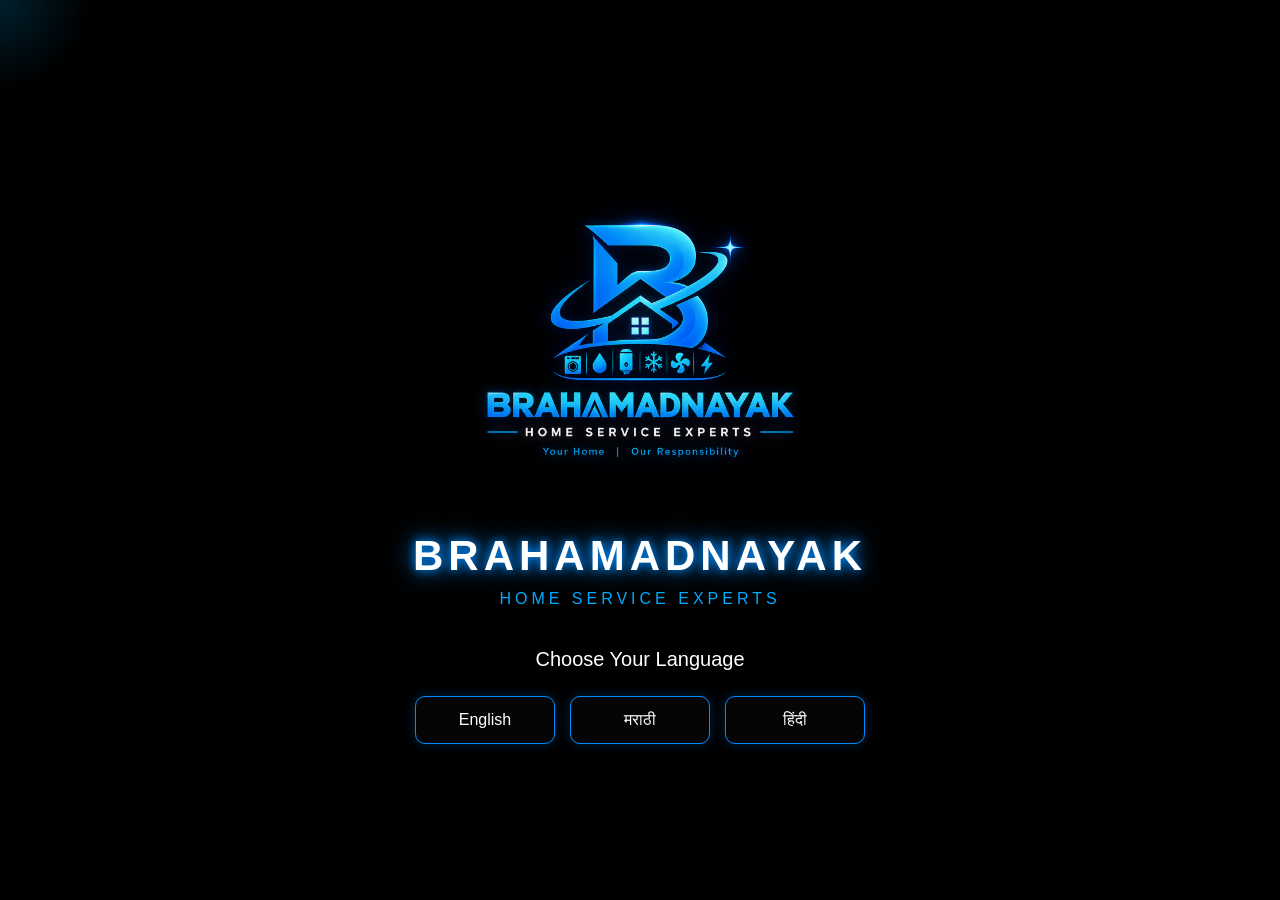
<file: index.html>
<!DOCTYPE html>
<html lang="en">
<head>
    <meta charset="UTF-8">
    <meta name="viewport" content="width=device-width, initial-scale=1.0">

    <title>Brahamadnayak Home Services</title>

    <link rel="stylesheet" href="style.css">
</head>

<body class="language-page">

    <div class="cursor-glow"></div>

    <main class="language-container">

        <div class="language-logo">
            <img src="assest/brahamadnayak_logo.png" alt="Brahamadnayak Logo">
        </div>

        <div class="language-content">

            <h1>BRAHAMADNAYAK</h1>

            <p class="tagline">
                HOME SERVICE EXPERTS
            </p>

            <p class="language-title">
                Choose Your Language
            </p>

            <div class="language-buttons">

                <a href="website.html?lang=en" class="language-btn">
                    English
                </a>

                <a href="website.html?lang=mr" class="language-btn">
                    मराठी
                </a>

                <a href="website.html?lang=hi" class="language-btn">
                    हिंदी
                </a>

            </div>

        </div>

    </main>

    <script src="app.js"></script>

</body>
</html>
</file>
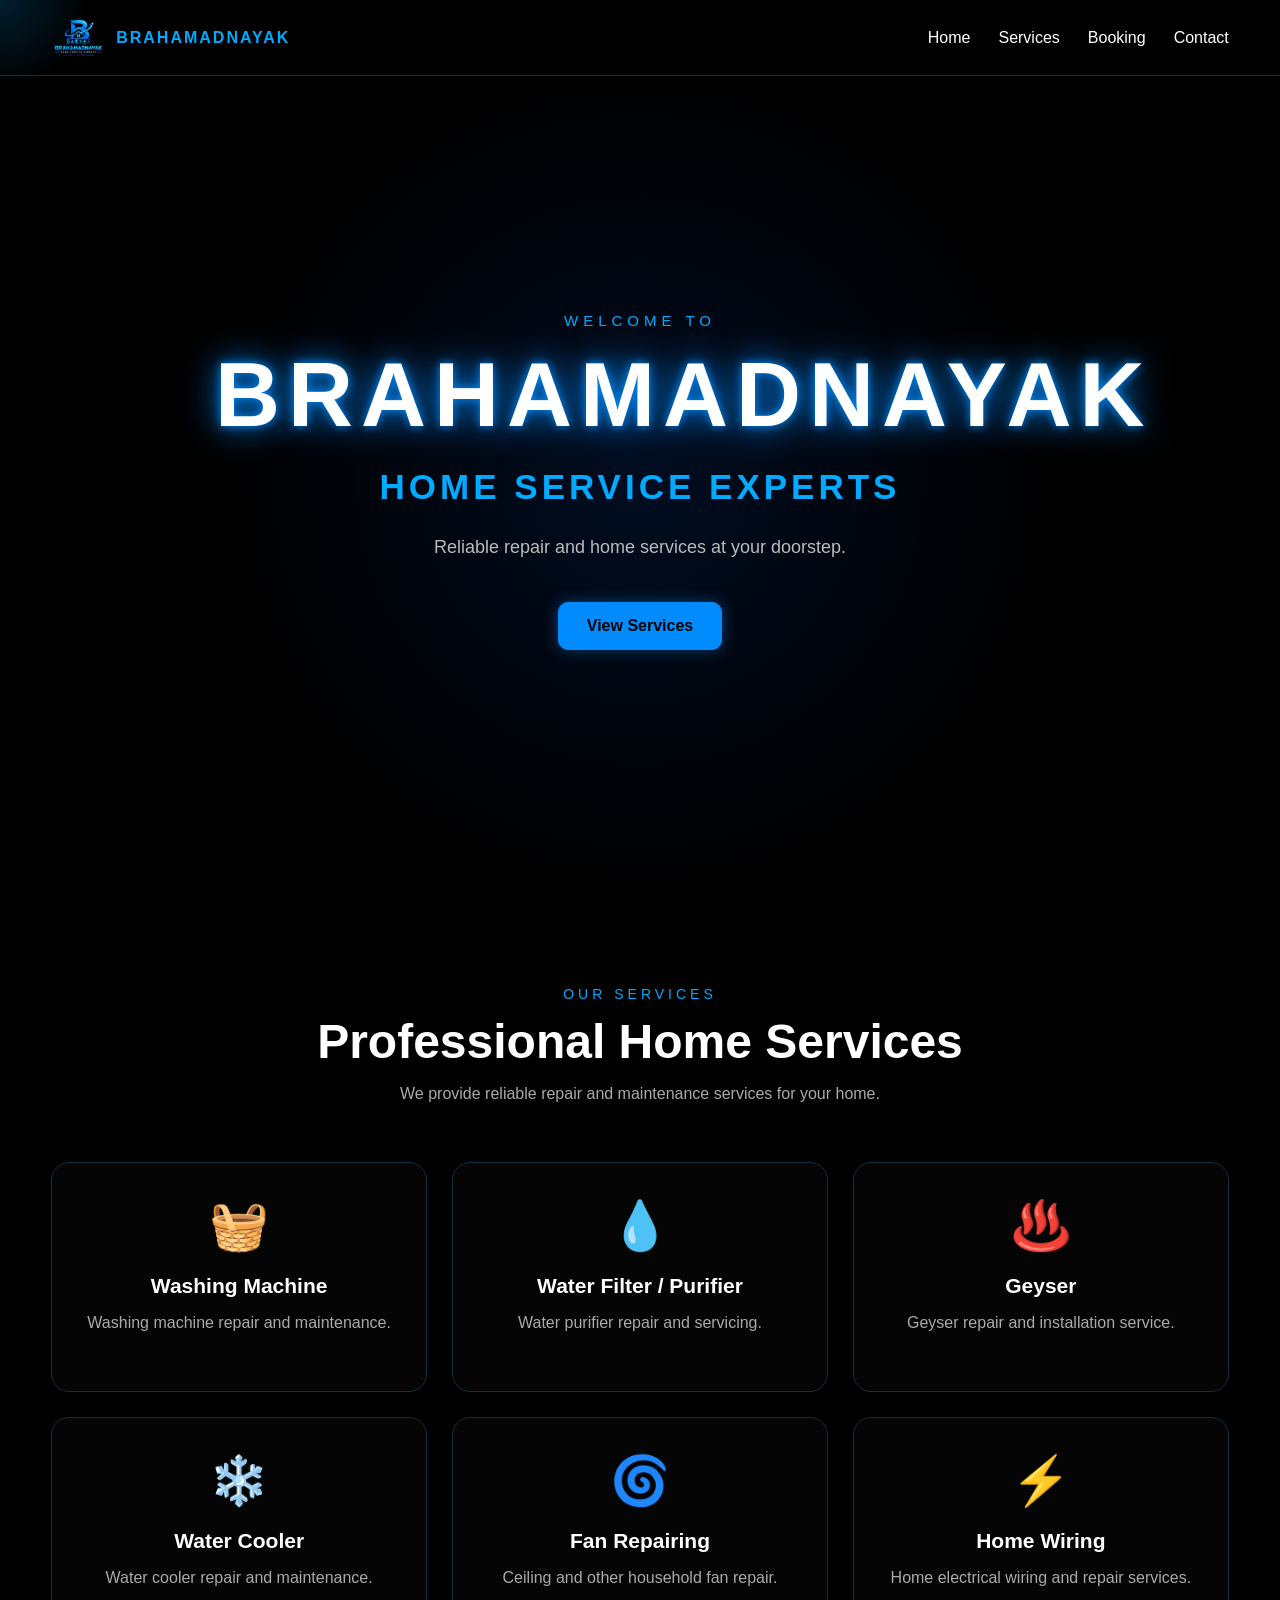
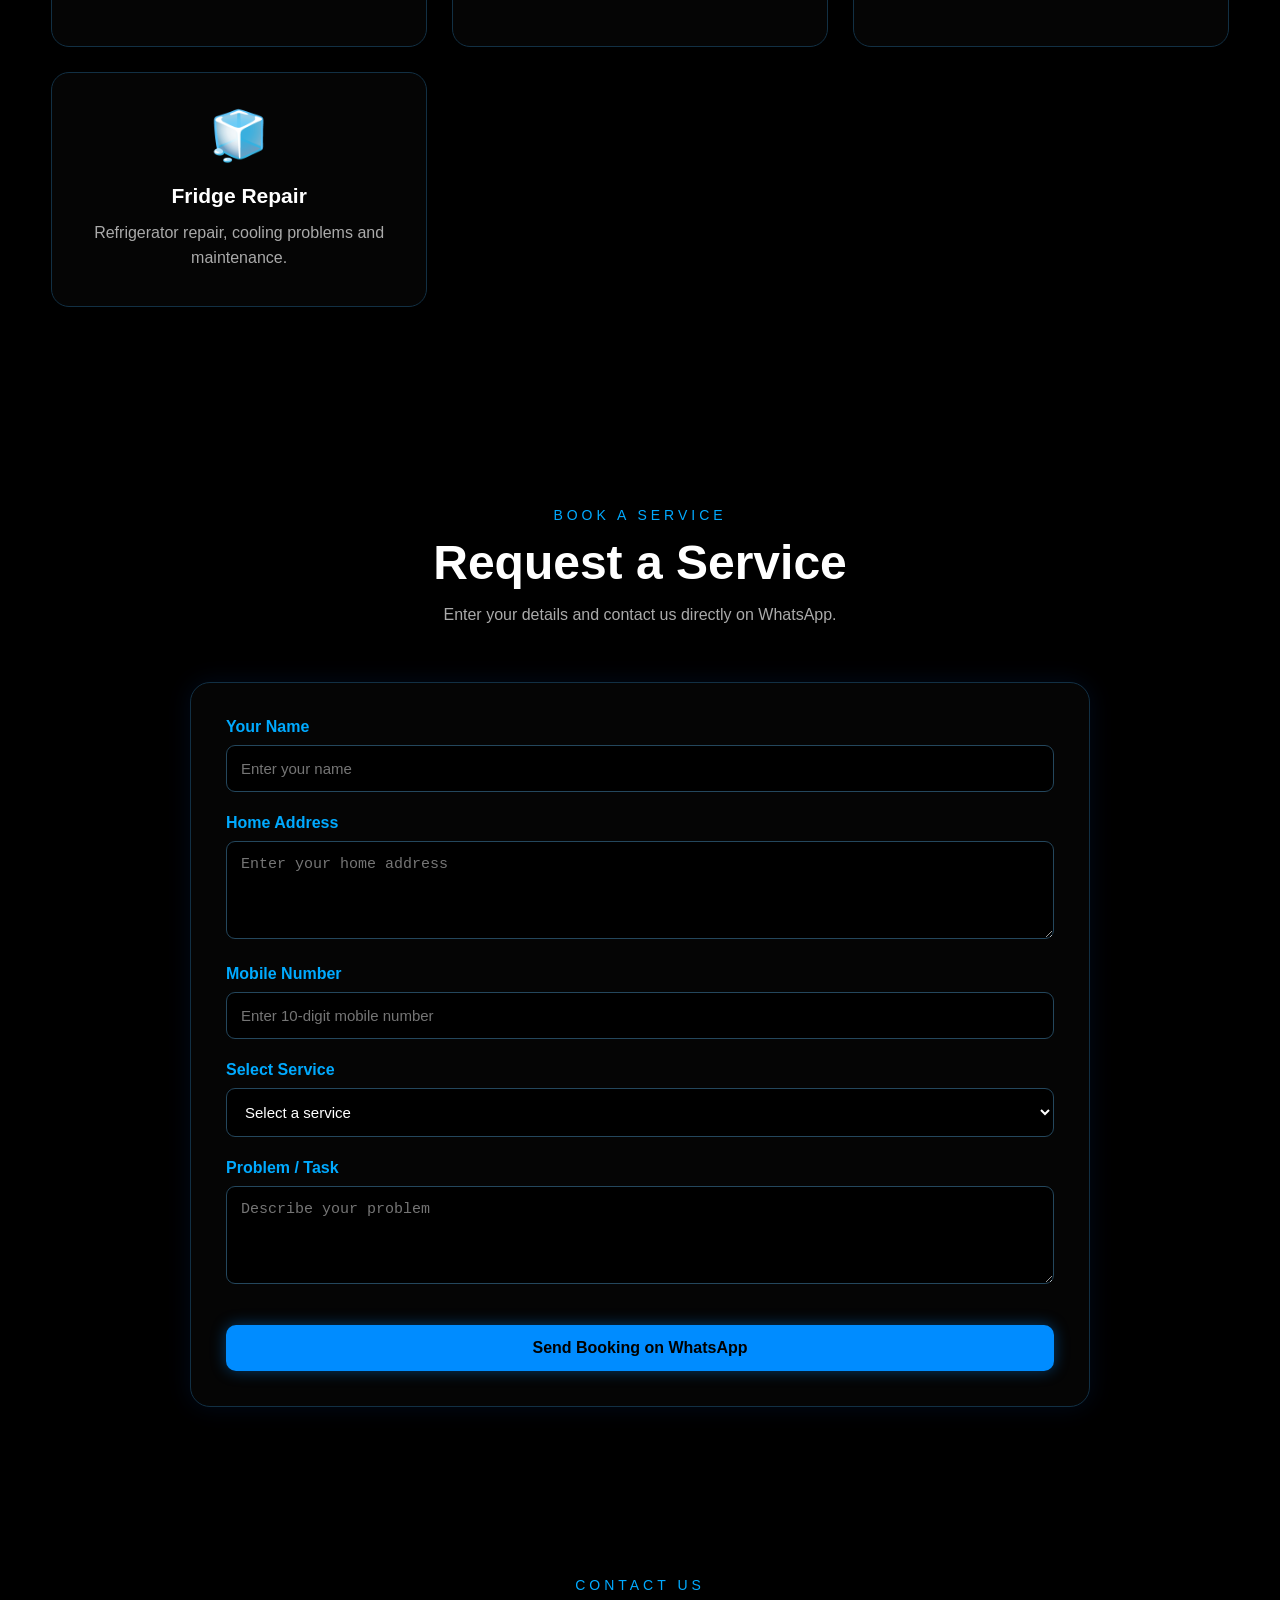
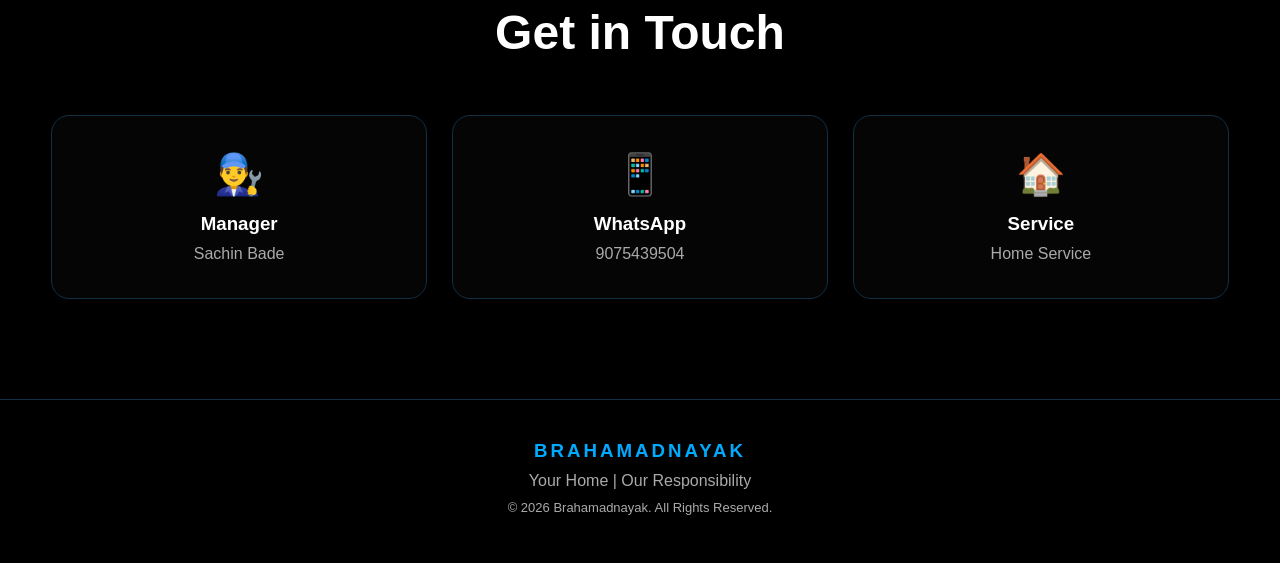
<file: website.html>
<!DOCTYPE html>
<html lang="en">

<head>

    <meta charset="UTF-8">

    <meta name="viewport"
          content="width=device-width, initial-scale=1.0">

    <title>Brahamadnayak Home Services</title>

    <link rel="stylesheet" href="style.css">

</head>

<body>

    <div class="cursor-glow"></div>

    <!-- NAVIGATION -->

    <header class="navbar">

        <div class="nav-container">

            <a href="#home" class="brand">

         <img src="assest/brahamadnayak_logo.png" alt="Brahamadnayak Logo">

                <span>BRAHAMADNAYAK</span>

            </a>

            <nav>

                <a href="#home" data-nav="home">
                    Home
                </a>

                <a href="#services" data-nav="services">
                    Services
                </a>

                <a href="#booking" data-nav="booking">
                    Booking
                </a>

                <a href="#contact" data-nav="contact">
                    Contact
                </a>

            </nav>

        </div>

    </header>


    <!-- HOME -->

    <section id="home" class="hero">

        <div class="hero-content">

            <p class="small-title" data-text="welcome">
                WELCOME TO
            </p>

            <h1>
                BRAHAMADNAYAK
            </h1>

            <h2 data-text="homeServices">
                HOME SERVICE EXPERTS
            </h2>

            <p class="hero-description"
               data-text="heroDescription">

                Reliable repair and home services at your doorstep.

            </p>

            <a href="#services"
               class="primary-btn"
               data-text="viewServices">

                View Services

            </a>

        </div>

    </section>


    <!-- SERVICES -->

    <section id="services" class="section">

        <div class="section-heading">

            <p class="section-small"
               data-text="ourServices">
                OUR SERVICES
            </p>

            <h2 data-text="servicesTitle">
                Professional Home Services
            </h2>

            <p data-text="servicesDescription">
                We provide reliable repair and maintenance services
                for your home.
            </p>

        </div>


        <div class="services-grid">


            <!-- WASHING MACHINE -->

            <div class="service-card">

                <div class="service-icon">
                    🧺
                </div>

                <h3 data-service="washingMachine">
                    Washing Machine
                </h3>

                <p data-service-desc="washingMachine">
                    Washing machine repair and maintenance.
                </p>

            </div>


            <!-- PURIFIER -->

            <div class="service-card">

                <div class="service-icon">
                    💧
                </div>

                <h3 data-service="purifier">
                    Water Filter / Purifier
                </h3>

                <p data-service-desc="purifier">
                    Water purifier repair and servicing.
                </p>

            </div>


            <!-- GEYSER -->

            <div class="service-card">

                <div class="service-icon">
                    ♨️
                </div>

                <h3 data-service="geyser">
                    Geyser
                </h3>

                <p data-service-desc="geyser">
                    Geyser repair and installation service.
                </p>

            </div>


            <!-- COOLER -->

            <div class="service-card">

                <div class="service-icon">
                    ❄️
                </div>

                <h3 data-service="cooler">
                    Water Cooler
                </h3>

                <p data-service-desc="cooler">
                    Water cooler repair and maintenance.
                </p>

            </div>


            <!-- FAN -->

            <div class="service-card">

                <div class="service-icon">
                    🌀
                </div>

                <h3 data-service="fan">
                    Fan Repairing
                </h3>

                <p data-service-desc="fan">
                    Ceiling and other household fan repair.
                </p>

            </div>


            <!-- WIRING -->

            <div class="service-card">

                <div class="service-icon">
                    ⚡
                </div>

                <h3 data-service="wiring">
                    Home Wiring
                </h3>

                <p data-service-desc="wiring">
                    Home electrical wiring and repair services.
                </p>

            </div>


            <!-- FRIDGE -->

            <div class="service-card">

                <div class="service-icon">
                    🧊
                </div>

                <h3 data-service="fridge">
                    Fridge Repair
                </h3>

                <p data-service-desc="fridge">
                    Refrigerator repair, cooling problems
                    and maintenance.
                </p>

            </div>


        </div>

    </section>


    <!-- BOOKING -->

    <section id="booking" class="section booking-section">

        <div class="section-heading">

            <p class="section-small"
               data-text="bookService">
                BOOK A SERVICE
            </p>

            <h2 data-text="bookingTitle">
                Request a Service
            </h2>

            <p data-text="bookingDescription">
                Enter your details and contact us directly on WhatsApp.
            </p>

        </div>


        <div class="booking-container">

            <form id="bookingForm">


                <div class="form-group">

                    <label for="customerName"
                           data-text="nameLabel">
                        Your Name
                    </label>

                    <input
                        type="text"
                        id="customerName"
                        placeholder="Enter your name"
                        required>

                </div>


                <div class="form-group">

                    <label for="customerAddress"
                           data-text="addressLabel">
                        Home Address
                    </label>

                    <textarea
                        id="customerAddress"
                        placeholder="Enter your home address"
                        rows="4"
                        required></textarea>

                </div>


                <div class="form-group">

                    <label for="customerMobile"
                           data-text="mobileLabel">
                        Mobile Number
                    </label>

                    <input
                        type="tel"
                        id="customerMobile"
                        placeholder="Enter 10-digit mobile number"
                        maxlength="10"
                        required>

                </div>


                <div class="form-group">

                    <label for="serviceSelect"
                           data-text="serviceLabel">
                        Select Service
                    </label>

                    <select id="serviceSelect" required>

                        <option value="">
                            Select a service
                        </option>

                        <option value="Washing Machine">
                            Washing Machine
                        </option>

                        <option value="Water Filter / Purifier">
                            Water Filter / Purifier
                        </option>

                        <option value="Geyser">
                            Geyser
                        </option>

                        <option value="Water Cooler">
                            Water Cooler
                        </option>

                        <option value="Fan Repairing">
                            Fan Repairing
                        </option>

                        <option value="Home Wiring">
                            Home Wiring
                        </option>

                        <option value="Fridge Repair">
                            Fridge Repair
                        </option>

                    </select>

                </div>


                <div class="form-group">

                    <label for="customerProblem"
                           data-text="problemLabel">
                        Problem / Task
                    </label>

                    <textarea
                        id="customerProblem"
                        placeholder="Describe your problem"
                        rows="4"
                        required></textarea>

                </div>


                <button type="submit"
                        class="primary-btn booking-btn"
                        data-text="sendWhatsApp">

                    Send Booking on WhatsApp

                </button>

            </form>

        </div>

    </section>


    <!-- CONTACT -->

    <section id="contact" class="section contact-section">

        <div class="section-heading">

            <p class="section-small"
               data-text="contactUs">
                CONTACT US
            </p>

            <h2 data-text="contactTitle">
                Get in Touch
            </h2>

        </div>


        <div class="contact-grid">


            <div class="contact-card">

                <div class="contact-icon">
                    👨‍🔧
                </div>

                <h3 data-text="manager">
                    Manager
                </h3>

                <p>
                    Sachin Bade
                </p>

            </div>


            <div class="contact-card">

                <div class="contact-icon">
                    📱
                </div>

                <h3 data-text="whatsapp">
                    WhatsApp
                </h3>

                <a href="https://wa.me/919075439504"
                   target="_blank">

                    9075439504

                </a>

            </div>


            <div class="contact-card">

                <div class="contact-icon">
                    🏠
                </div>

                <h3 data-text="serviceArea">
                    Service
                </h3>

                <p data-text="serviceAreaText">
                    Home Service
                </p>

            </div>


        </div>

    </section>


    <!-- FOOTER -->

    <footer>

        <div class="footer-content">

            <h3>
                BRAHAMADNAYAK
            </h3>

            <p data-text="footerText">
                Your Home | Our Responsibility
            </p>

            <p class="copyright">
                © <span id="year"></span>
                Brahamadnayak. All Rights Reserved.
            </p>

        </div>

    </footer>


    <script src="app.js"></script>

</body>

</html>
</file>
<file: style.css>
* {
    margin: 0;
    padding: 0;
    box-sizing: border-box;
}

html {
    scroll-behavior: smooth;
}

body {
    font-family: Arial, Helvetica, sans-serif;
    background: #000;
    color: #fff;
    overflow-x: hidden;
}

a {
    color: inherit;
    text-decoration: none;
}


/* =========================
   CURSOR GLOW
========================= */

.cursor-glow {
    position: fixed;
    width: 180px;
    height: 180px;
    border-radius: 50%;
    pointer-events: none;
    background: radial-gradient(
        circle,
        rgba(0, 174, 255, 0.18),
        transparent 70%
    );
    transform: translate(-50%, -50%);
    z-index: 9999;
}


/* =========================
   LANGUAGE PAGE
========================= */

.language-page {
    min-height: 100vh;
    background: #000;
}

.language-container {
    min-height: 100vh;
    display: flex;
    flex-direction: column;
    justify-content: center;
    align-items: center;
    text-align: center;
    padding: 30px;
}

.language-logo img {
    width: 360px;
    max-width: 90vw;
    height: auto;
    display: block;
    margin: auto;
}

.language-content h1 {
    margin-top: 15px;
    font-size: 42px;
    letter-spacing: 5px;
    color: #fff;
    text-shadow:
        0 0 10px #008cff,
        0 0 25px #008cff;
}

.tagline {
    color: #00aaff;
    font-size: 16px;
    letter-spacing: 4px;
    margin-top: 10px;
}

.language-title {
    margin-top: 40px;
    font-size: 20px;
}

.language-buttons {
    display: flex;
    justify-content: center;
    gap: 15px;
    flex-wrap: wrap;
    margin-top: 25px;
}

.language-btn {
    min-width: 140px;
    padding: 14px 25px;
    border: 1px solid #008cff;
    border-radius: 10px;
    color: #fff;
    background: #050505;
    box-shadow: 0 0 12px rgba(0, 140, 255, 0.25);
    transition: 0.3s;
}

.language-btn:hover {
    transform: translateY(-4px);
    background: #008cff;
    color: #000;
    box-shadow: 0 0 25px #008cff;
}


/* =========================
   NAVBAR
========================= */

.navbar {
    position: sticky;
    top: 0;
    z-index: 1000;
    background: rgba(0, 0, 0, 0.95);
    border-bottom: 1px solid rgba(0, 150, 255, 0.35);
    backdrop-filter: blur(10px);
}

.nav-container {
    width: 92%;
    max-width: 1250px;
    margin: auto;
    min-height: 75px;
    display: flex;
    align-items: center;
    justify-content: space-between;
    gap: 20px;
}

.brand {
    display: flex;
    align-items: center;
    gap: 10px;
    font-weight: bold;
    letter-spacing: 2px;
}

.brand img {
    width: 55px;
    height: 55px;
    object-fit: contain;
}

.brand span {
    color: #00aaff;
}

nav {
    display: flex;
    gap: 28px;
}

nav a {
    color: #fff;
    transition: 0.3s;
}

nav a:hover {
    color: #00aaff;
    text-shadow: 0 0 12px #008cff;
}


/* =========================
   HERO
========================= */

.hero {
    min-height: 90vh;
    display: flex;
    align-items: center;
    justify-content: center;
    text-align: center;
    padding: 80px 20px;
    background:
        radial-gradient(
            circle at center,
            rgba(0, 100, 255, 0.13),
            transparent 55%
        ),
        #000;
}

.hero-content {
    max-width: 850px;
}

.small-title {
    color: #00aaff;
    letter-spacing: 5px;
    font-size: 15px;
}

.hero h1 {
    margin-top: 15px;
    font-size: clamp(45px, 8vw, 90px);
    letter-spacing: 8px;
    text-shadow:
        0 0 10px #008cff,
        0 0 35px #008cff;
}

.hero h2 {
    margin-top: 20px;
    font-size: clamp(20px, 4vw, 35px);
    letter-spacing: 4px;
    color: #00aaff;
}

.hero-description {
    max-width: 650px;
    margin: 25px auto;
    color: #bbb;
    line-height: 1.7;
    font-size: 18px;
}


/* =========================
   BUTTON
========================= */

.primary-btn {
    display: inline-block;
    margin-top: 15px;
    padding: 14px 28px;
    border: 1px solid #008cff;
    border-radius: 10px;
    background: #008cff;
    color: #000;
    font-weight: bold;
    cursor: pointer;
    transition: 0.3s;
    box-shadow: 0 0 15px rgba(0, 140, 255, 0.4);
}

.primary-btn:hover {
    transform: translateY(-3px);
    box-shadow:
        0 0 15px #008cff,
        0 0 35px #008cff;
}


/* =========================
   SECTIONS
========================= */

.section {
    width: 92%;
    max-width: 1200px;
    margin: auto;
    padding: 100px 0;
}

.section-heading {
    text-align: center;
    margin-bottom: 55px;
}

.section-small {
    color: #00aaff;
    letter-spacing: 4px;
    font-size: 14px;
}

.section-heading h2 {
    font-size: clamp(30px, 5vw, 48px);
    margin: 12px 0;
}

.section-heading p:last-child {
    color: #aaa;
    line-height: 1.6;
}


/* =========================
   SERVICES
========================= */

.services-grid {
    display: grid;
    grid-template-columns: repeat(3, 1fr);
    gap: 25px;
}

.service-card {
    background: #050505;
    border: 1px solid #123044;
    border-radius: 18px;
    padding: 35px 25px;
    text-align: center;
    min-height: 230px;
    transition: 0.3s;
}

.service-card:hover {
    transform: translateY(-8px);
    border-color: #008cff;
    box-shadow:
        0 0 15px rgba(0, 140, 255, 0.5),
        0 0 35px rgba(0, 140, 255, 0.15);
}

.service-icon {
    font-size: 48px;
    margin-bottom: 20px;
}

.service-card h3 {
    font-size: 21px;
    margin-bottom: 12px;
}

.service-card p {
    color: #aaa;
    line-height: 1.6;
}


/* =========================
   BOOKING
========================= */

.booking-section {
    max-width: 900px;
}

.booking-container {
    background: #050505;
    border: 1px solid #123044;
    border-radius: 20px;
    padding: 35px;
    box-shadow: 0 0 25px rgba(0, 100, 255, 0.1);
}

.form-group {
    margin-bottom: 22px;
}

.form-group label {
    display: block;
    margin-bottom: 9px;
    color: #00aaff;
    font-weight: bold;
}

input,
textarea,
select {
    width: 100%;
    padding: 14px;
    border: 1px solid #24475d;
    border-radius: 9px;
    background: #000;
    color: #fff;
    outline: none;
    font-size: 15px;
    transition: 0.3s;
}

input:focus,
textarea:focus,
select:focus {
    border-color: #008cff;
    box-shadow: 0 0 15px rgba(0, 140, 255, 0.3);
}

select option {
    background: #000;
    color: #fff;
}

.booking-btn {
    width: 100%;
    border: none;
    font-size: 16px;
}


/* =========================
   CONTACT
========================= */

.contact-section {
    padding-top: 70px;
}

.contact-grid {
    display: grid;
    grid-template-columns: repeat(3, 1fr);
    gap: 25px;
}

.contact-card {
    text-align: center;
    padding: 35px 20px;
    background: #050505;
    border: 1px solid #123044;
    border-radius: 18px;
    transition: 0.3s;
}

.contact-card:hover {
    border-color: #008cff;
    box-shadow: 0 0 25px rgba(0, 140, 255, 0.25);
}

.contact-icon {
    font-size: 40px;
    margin-bottom: 15px;
}

.contact-card h3 {
    margin-bottom: 10px;
}

.contact-card p,
.contact-card a {
    color: #aaa;
}

.contact-card a:hover {
    color: #00aaff;
}


/* =========================
   FOOTER
========================= */

footer {
    border-top: 1px solid #123044;
    padding: 40px 20px;
    text-align: center;
}

.footer-content h3 {
    color: #00aaff;
    letter-spacing: 3px;
}

.footer-content p {
    color: #aaa;
    margin-top: 10px;
}

.copyright {
    font-size: 13px;
}


/* =========================
   RESPONSIVE
========================= */

@media (max-width: 900px) {

    .services-grid {
        grid-template-columns: repeat(2, 1fr);
    }

    .contact-grid {
        grid-template-columns: 1fr;
    }

    .nav-container {
        flex-direction: column;
        padding: 15px 0;
    }

    nav {
        flex-wrap: wrap;
        justify-content: center;
    }
}


@media (max-width: 600px) {

    .services-grid {
        grid-template-columns: 1fr;
    }

    .language-content h1 {
        font-size: 30px;
        letter-spacing: 3px;
    }

    .language-logo img {
        width: 280px;
    }

    .hero {
        min-height: 75vh;
    }

    .hero h1 {
        letter-spacing: 4px;
    }

    .section {
        padding: 70px 0;
    }

    .booking-container {
        padding: 22px;
    }

    nav {
        gap: 15px;
        font-size: 14px;
    }
}
</file>
